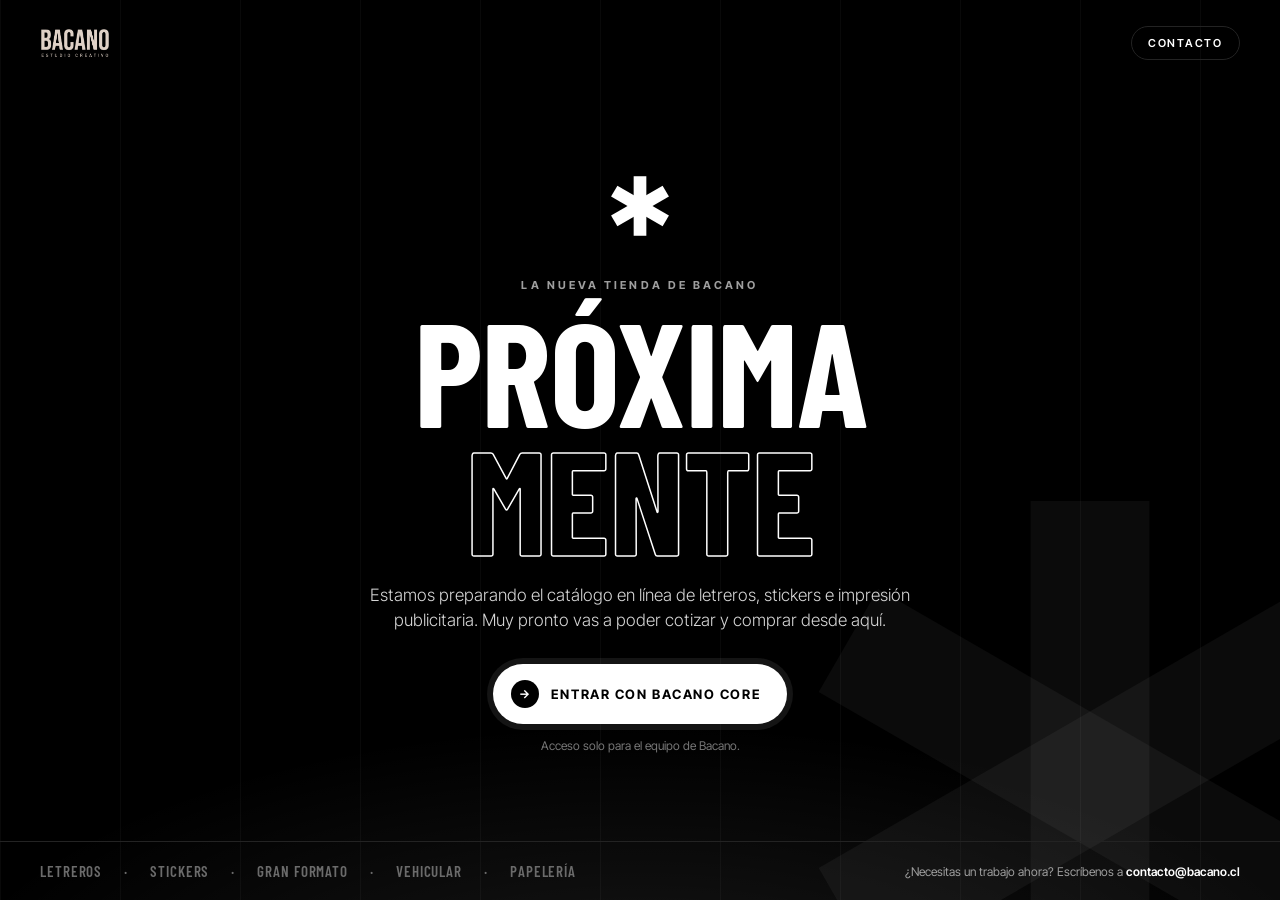
<file: proximamente.html>
<!doctype html>
<html lang="es">
<head>
<meta charset="utf-8">
<meta name="viewport" content="width=device-width,initial-scale=1">
<meta name="robots" content="noindex">
<title>Bacano — Próximamente</title>
<meta name="description" content="La nueva tienda de Bacano: letreros, stickers e impresión publicitaria. Muy pronto.">
<link rel="icon" href="assets/img/favicon.svg" type="image/svg+xml">
<link rel="preconnect" href="https://fonts.googleapis.com">
<link rel="preconnect" href="https://fonts.gstatic.com" crossorigin>
<link href="https://fonts.googleapis.com/css2?family=Barlow+Condensed:wght@600;700&family=Inter+Tight:wght@300;400;500;600;700&display=swap" rel="stylesheet">
<!--
  PRÓXIMAMENTE (Ignacio, 2026-10-05). Lo ve cualquiera mientras bacano.cl está
  cerrado; el equipo entra con su usuario de Bacano Core (ver portero.php y
  acceso.php). Página aparte, sin app.js ni el catálogo: no vende nada.
-->
<style>
  :root{--g40:#9e9e9e;--g55:#767676;--linea:#232323}
  *{box-sizing:border-box}
  html,body{margin:0;height:100%}
  body{background:#000;color:#fff;font-family:"Inter Tight",Arial,sans-serif;-webkit-font-smoothing:antialiased}
  .pagina{position:relative;min-height:100vh;min-height:100dvh;display:grid;grid-template-rows:auto 1fr auto;overflow:hidden}
  .pagina::before{content:"";position:absolute;inset:0;pointer-events:none;background:
    radial-gradient(1200px 520px at 50% 115%,rgba(255,255,255,.10),transparent 60%),
    repeating-linear-gradient(90deg,rgba(255,255,255,.035) 0 1px,transparent 1px 120px)}
  .top{position:relative;display:flex;align-items:center;justify-content:space-between;gap:16px;padding:26px 40px}
  .top img{height:30px;filter:invert(1)}
  .top a{color:#fff;font-size:11px;font-weight:600;letter-spacing:.16em;text-transform:uppercase;text-decoration:none;border:1px solid var(--linea);border-radius:999px;padding:9px 16px}
  .top a:hover{border-color:#fff}
  .centro{position:relative;display:flex;flex-direction:column;align-items:center;justify-content:center;text-align:center;padding:20px 24px 36px}
  /* EL ASTERISCO: los tres brazos llegan uno a uno y después gira de a 60°, con pausa */
  .asterisco{width:96px;height:96px;margin-bottom:24px;color:#fff;animation:gira 6s cubic-bezier(.7,0,.2,1) 1.6s infinite}
  .asterisco rect{fill:currentColor;transform-origin:50px 50px;transform-box:view-box;opacity:0;animation:llega .7s cubic-bezier(.2,.9,.2,1.2) forwards}
  .asterisco rect:nth-child(1){--r:0deg;animation-delay:.1s}
  .asterisco rect:nth-child(2){--r:60deg;animation-delay:.35s}
  .asterisco rect:nth-child(3){--r:120deg;animation-delay:.6s}
  @keyframes llega{from{opacity:0;transform:rotate(calc(var(--r) - 90deg)) scaleY(.2)}to{opacity:1;transform:rotate(var(--r)) scaleY(1)}}
  @keyframes gira{0%,55%{transform:rotate(0)}75%,100%{transform:rotate(60deg)}}
  /* y uno enorme de fondo, apenas visible, que gira muy lento */
  .fondo{position:absolute;width:900px;height:900px;right:-260px;bottom:-330px;color:rgba(255,255,255,.045);animation:lento 80s linear infinite;pointer-events:none}
  .fondo rect{fill:currentColor}
  @keyframes lento{to{transform:rotate(360deg)}}
  .eyebrow{font-size:11px;font-weight:700;letter-spacing:.28em;text-transform:uppercase;color:var(--g40);margin-bottom:14px}
  h1{font-family:"Barlow Condensed",sans-serif;font-weight:700;text-transform:uppercase;font-size:clamp(64px,13vw,148px);line-height:.86;letter-spacing:-.01em;margin:0}
  h1 span{display:block;color:transparent;-webkit-text-stroke:1.5px #fff}
  .bajada{max-width:560px;margin:22px 0 30px;font-size:17px;line-height:1.5;color:#d6d6d6;font-weight:300}
  .entrar{display:inline-flex;align-items:center;gap:12px;background:#fff;color:#000;border-radius:999px;padding:16px 26px 16px 18px;font:700 13px "Inter Tight",Arial,sans-serif;letter-spacing:.12em;text-transform:uppercase;text-decoration:none;box-shadow:0 0 0 6px rgba(255,255,255,.08);transition:box-shadow .2s}
  .entrar:hover{box-shadow:0 0 0 9px rgba(255,255,255,.14)}
  .entrar b{width:28px;height:28px;border-radius:50%;background:#000;color:#fff;display:grid;place-items:center;font-size:12px}
  .nota{margin-top:14px;font-size:12px;color:var(--g55)}
  .aviso{margin-top:14px;font-size:13px;color:#fff;border:1px solid var(--linea);border-radius:10px;padding:8px 14px}
  .pie{position:relative;display:flex;justify-content:space-between;align-items:center;gap:16px;flex-wrap:wrap;padding:20px 40px;border-top:1px solid var(--linea);font-size:12px;color:var(--g40)}
  .pie a{color:#fff;text-decoration:none;font-weight:600}
  .cinta{display:flex;gap:22px;flex-wrap:wrap;font-family:"Barlow Condensed",sans-serif;font-weight:600;text-transform:uppercase;letter-spacing:.06em;font-size:15px;color:#6b6b6b}
  @media (max-width:640px){.top,.pie{padding:18px 20px}.cinta{display:none}}
  @media (prefers-reduced-motion:reduce){.asterisco,.fondo,.asterisco rect{animation:none;opacity:1}.asterisco rect{transform:rotate(var(--r))}}
</style>
</head>
<body>
<main class="pagina">
  <svg class="fondo" viewBox="0 0 100 100" aria-hidden="true"><rect x="43.4" y="19" width="13.2" height="62"/><rect x="43.4" y="19" width="13.2" height="62" transform="rotate(60 50 50)"/><rect x="43.4" y="19" width="13.2" height="62" transform="rotate(120 50 50)"/></svg>

  <header class="top">
    <img src="assets/img/logo-bacano.png" alt="Bacano">
    <a href="mailto:contacto@bacano.cl">Contacto</a>
  </header>

  <section class="centro">
    <svg class="asterisco" viewBox="0 0 100 100" aria-hidden="true"><rect x="43.4" y="19" width="13.2" height="62"/><rect x="43.4" y="19" width="13.2" height="62"/><rect x="43.4" y="19" width="13.2" height="62"/></svg>
    <div class="eyebrow">La nueva tienda de Bacano</div>
    <h1>Próxima<span>mente</span></h1>
    <p class="bajada">Estamos preparando el catálogo en línea de letreros, stickers e impresión publicitaria. Muy pronto vas a poder cotizar y comprar desde aquí.</p>
    <a class="entrar" id="entrar" href="https://bacanocore.cl/acceso/bacano-cl"><b>→</b>Entrar con Bacano Core</a>
    <div class="nota">Acceso solo para el equipo de Bacano.</div>
    <div class="aviso" id="aviso" hidden>No se pudo abrir el acceso. Vuelve a intentarlo desde aquí.</div>
  </section>

  <footer class="pie">
    <div class="cinta"><span>Letreros</span><span>·</span><span>Stickers</span><span>·</span><span>Gran formato</span><span>·</span><span>Vehicular</span><span>·</span><span>Papelería</span></div>
    <div>¿Necesitas un trabajo ahora? Escríbenos a <a href="mailto:contacto@bacano.cl">contacto@bacano.cl</a></div>
  </footer>
</main>
<script>
  /* Para volver a la misma página después de entrar: solo «/» o «/algo.html». */
  (function () {
    var ruta = location.pathname;
    var a = document.getElementById("entrar");
    if (/^\/(?:[a-z0-9-]+\.html)?$/i.test(ruta) && ruta !== "/proximamente.html") a.href += "?ir=" + encodeURIComponent(ruta);
    if (/[?&]acceso=no\b/.test(location.search)) document.getElementById("aviso").hidden = false;
  })();
</script>
</body>
</html>
</file>
